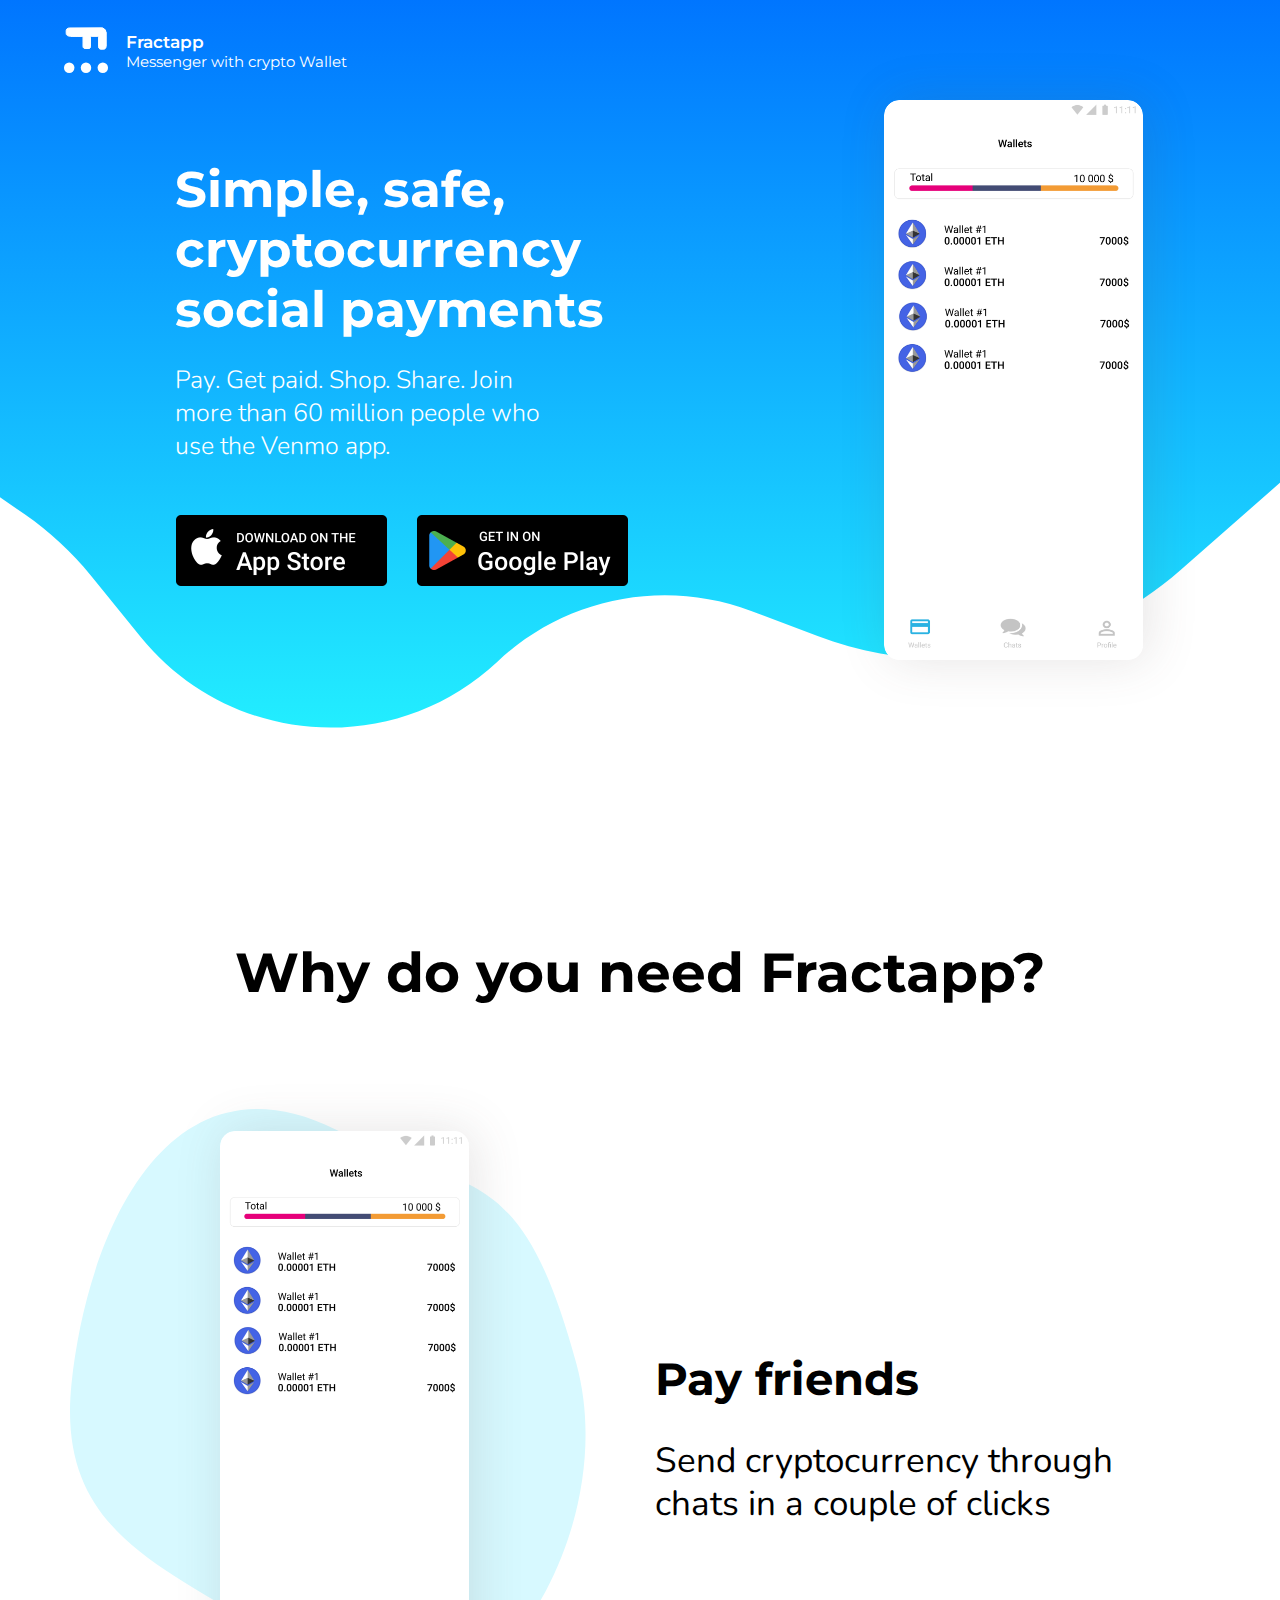
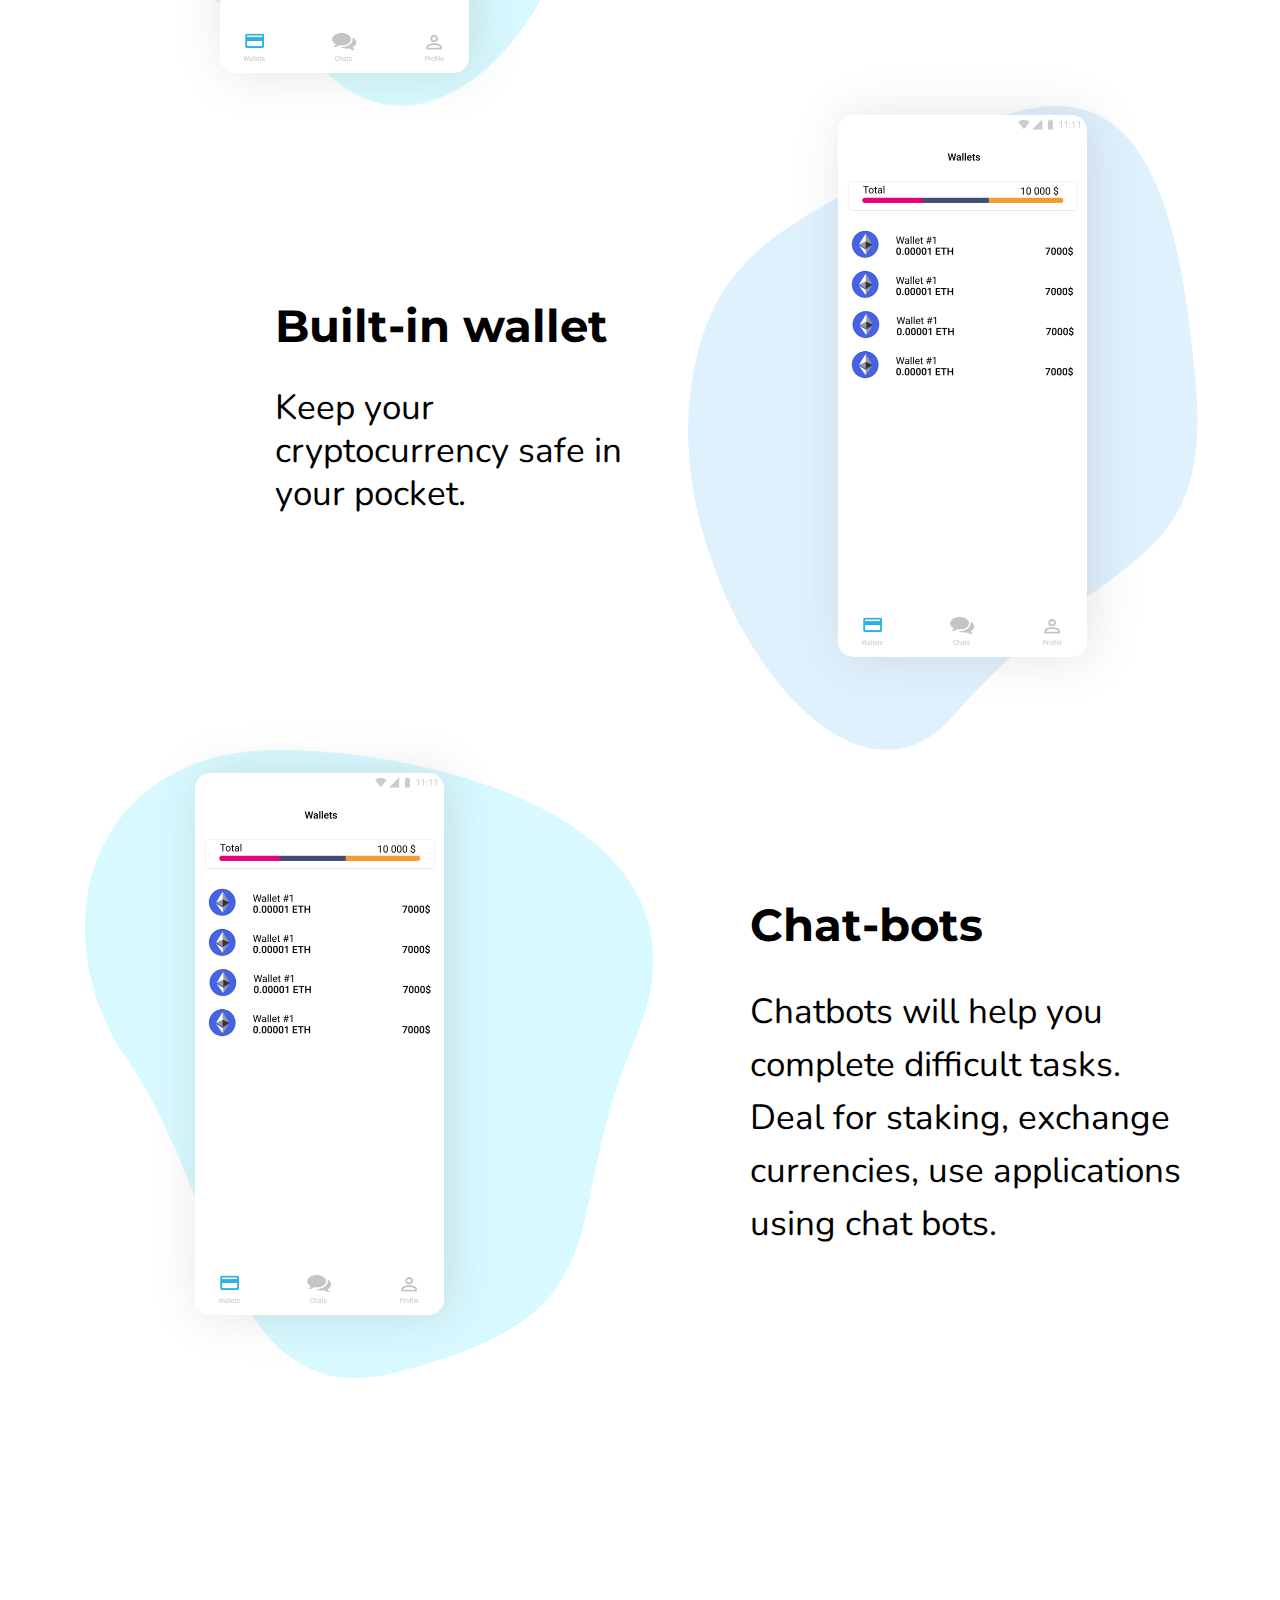
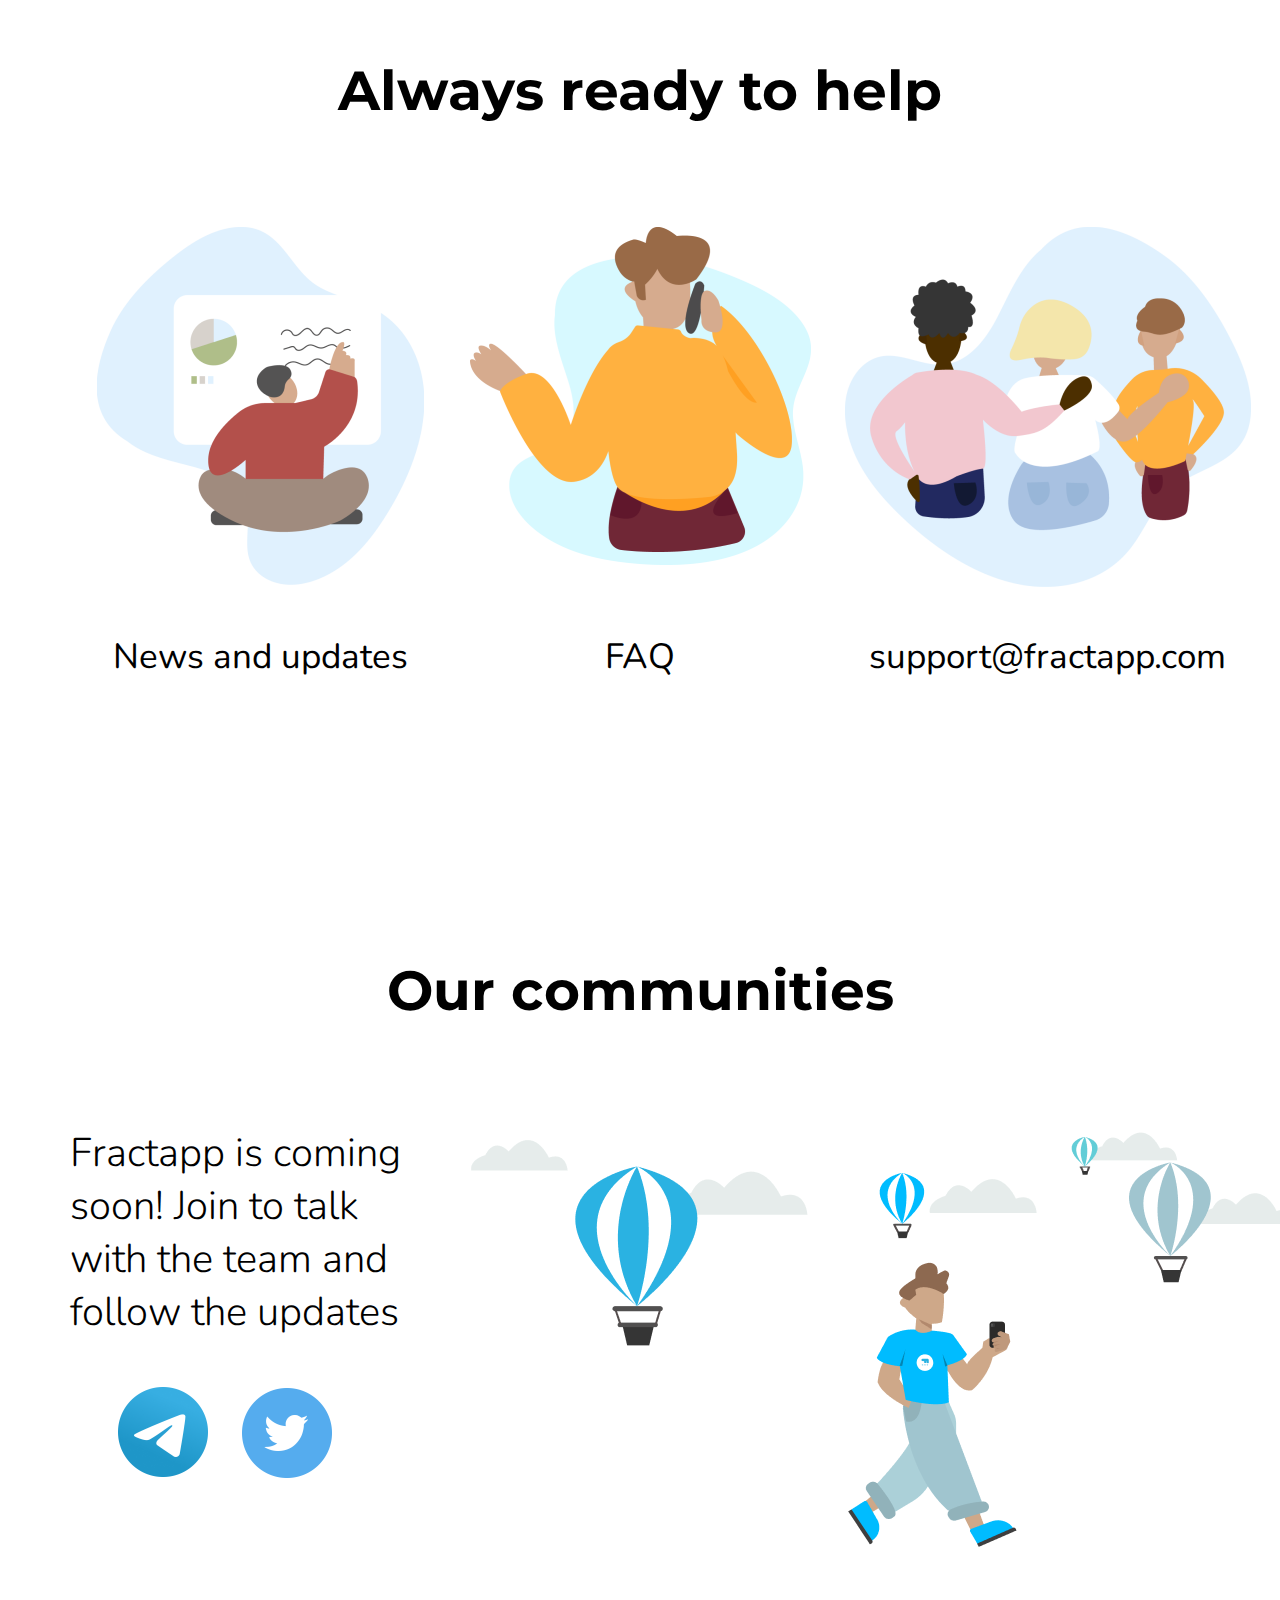
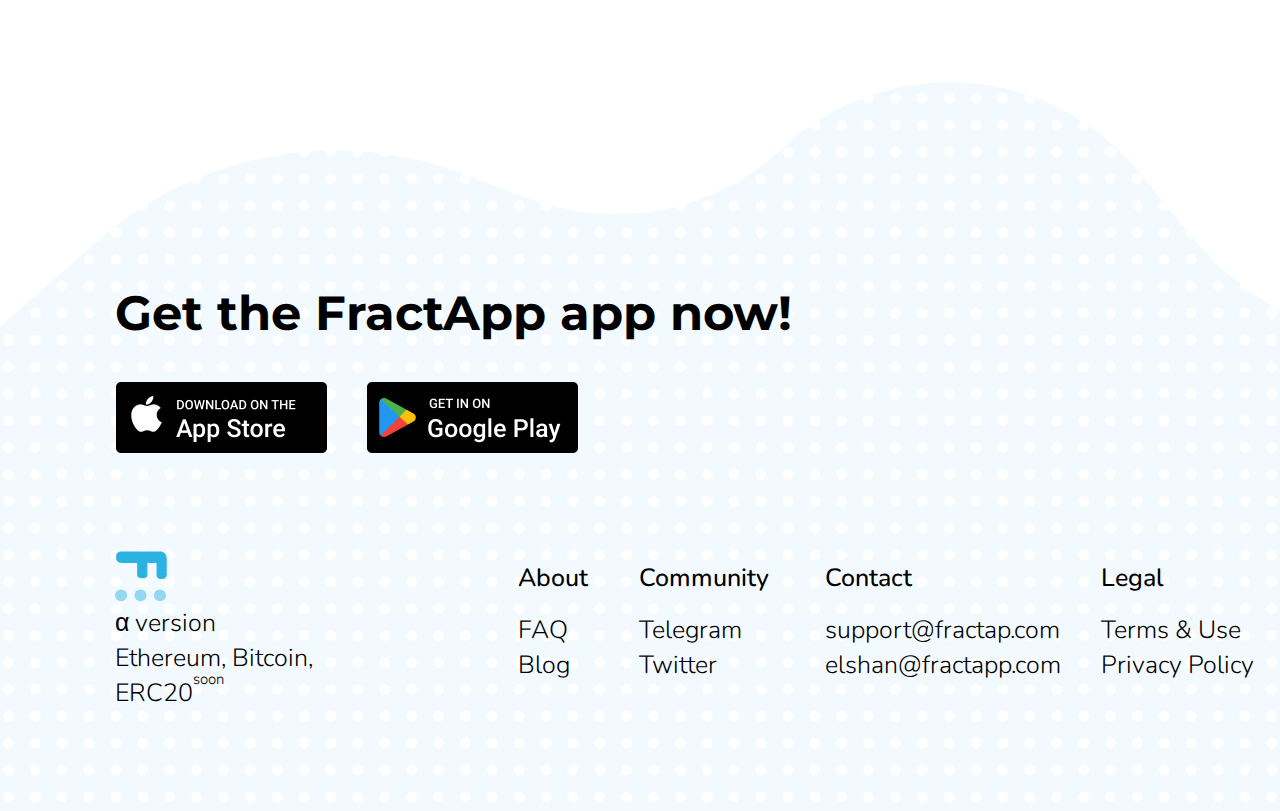
<file: Landing Fractapp 1/index.html>
<html>

<head>
    <meta charset="utf-8">
    <title>Fractapp</title>
    <link rel="stylesheet" href="css/bootstrap.min.css">
    <link rel="stylesheet" href="styles.css">
    <link rel="preconnect" href="https://fonts.gstatic.com">
    <link
        href="https://fonts.googleapis.com/css2?family=Montserrat:wght@400;600;700&family=Nunito:wght@300;400&display=swap"
        rel="stylesheet">
</head>

<body class="background">
    <nav class="navbar navbar-expand-lg">
        <img src="img/ligo white.svg" width="46" height="46">
        <div class="">
            <div class="logoTitle">
                Fractapp
            </div>
            <div class="logoDescription">
                Messenger with crypto Wallet
            </div>
        </div>
    </nav>

    <div class="container-lg">
        <div class="header row">
            <div class="col-md-7 col-lg-8 p-0">
                <div class="col-md-8 p-0">
                    <h1 class="mainTitle">
                        Simple, safe, cryptocurrency social payments
                    </h1>
                    <h2 class="col-md-10 mainDescription mt-4 pl-0">
                        Pay. Get paid. Shop. Share. Join more than 60 million people who use the Venmo app.
                    </h2>
                </div>
                <div class="downloadBtns">
                    <div class="btn p-0 mr-4">
                        <img src="img/button App store.png" width="211" height="71">
                    </div>
                    <div class="btn p-0">
                        <img src="img/button google play.png" width="211" height="71">
                    </div>
                </div>
            </div>
            <div class="col-md-3 col-lg-3 imgPhone ml-1">
                <img src="img/Phone.png" width="259" height="560">
            </div>
        </div>
    </div>
    <div class="container-lg">
        <div class="row">
            <div class="middleTitle col-md-12 text-center ">
                Why do you need Fractapp?
            </div>
            <div class="col-md-5 p-0">
                <img src="img/spot1.svg">
                <div class="spotPhone1">
                    <img src="img/Phone.png" width="249" height="542">
                </div>
            </div>
            <div class="col-md-1 p-0">
            </div>
            <div class="col-md-6">
                <div class="TitleOne">
                    Pay friends
                </div>
                <div class="DescriptionOne">
                    Send cryptocurrency through chats in a couple of clicks
                </div>
            </div>
        </div>
        <div class="row">
            <div class="col-md-2 p-0">
            </div>
            <div class="col-md-4">
                <div class="TitleTwo">
                    Built-in wallet
                </div>
                <div class="DescriptionTwo">
                    Keep your cryptocurrency safe in your pocket.
                </div>
            </div>
            <div class="col-md-4 p-0 ml-5">
                <img src="img/spot2.svg">
                <div class="spotPhone2">
                    <img src="img/Phone.png" width="249" height="542">
                </div>
            </div>
        </div>
        <div class="row">
            <div class="col-md-7">
                <img src="img/spot3.svg">
                <div class="spotPhone3">
                    <img src="img/Phone.png" width="249" height="542">
                </div>
            </div>
            <div class="col-md-5">
                <div class="TitleThree">
                    Chat-bots
                </div>
                <div class="DescriptionThree">
                    Chatbots will help you complete difficult tasks. Deal for staking, exchange currencies, use
                    applications using chat bots.
                </div>
            </div>
        </div>
    </div>
    <div class="container-lg">
        <div class="row">
            <div class="middleTitle col-md-12 text-center">
                Always ready to help
            </div>
            <div class="col-md-4 text-center"><img src="img/news and updates.png" width="327" height="358">
            </div>
            <div class="col-md-4 text-center"><img src="img/FAQ.png" width="341" height="338"></div>
            <div class="col-md-4 text-center mb-5"><img src="img/support@fractapp.com.png" width="406" height="360">
            </div>
            <div class="col-md-4 text-center DescriptionOne">News and updates</div>
            <div class="col-md-4 text-center DescriptionOne">FAQ</div>
            <div class="col-md-3 text-center DescriptionOne ml-4">support@fractapp.com</div>
        </div>
    </div>
    <div class="container-lg p-0">
        <div class="row">
            <div class="middleTitle col-md-12 text-center">
                Our communities
            </div>
            <div class="col-md-4 midlleDescription p-0">
                <div class="col-md-12">
                    Fractapp is coming soon! Join to talk with the team and follow the updates
                </div>
                <div class="col-md-10 mt-5 ml-5">
                    <samp class="mr-4"><img src="img/Telegram.png" width="90" height="90"></samp>
                    <img src="img/Twitter.png" width="90" height="90">
                </div>
            </div>
            <div class="col-md-8">
                <img src="img/illustrations.png">
            </div>
        </div>
    </div>

    <div class="container-lg m-0 col-md-12">
        <div class="row">
            <div class="endTitle col-md-8">
                Get the FractApp app now!
                <div class="btn pl-0">
                    <img src="img/button App store.png" width="211" height="71">
                </div>
                <div class="btn ">
                    <img src="img/button google play.png" width="211" height="71">
                </div>
            </div>
        </div>
        <div class="footer row">
            <div class="col-md-3 p-0 mt-2">
                <img src="img/fractapplogo.svg">
                <div class="footerDescription mt-1">
                    α version‎
                </div>
                <div class="footerDescription">
                    Ethereum, Bitcoin, ERC20<sup>soon</sup>
                </div>
            </div>
            <div class="col-md-1"></div>
            <div class="col-md-1 p-0">
                <div class="footerTitle col-md-2">
                    About
                </div>
                <div class="footerDescription col-md-2">
                    FAQ
                    Blog
                </div>
            </div>
            <div class="col-md-2 pl-4">
                <div class="footerTitle col">
                    Community
                </div>
                <div class="footerDescription col">
                    Telegram
                    Twitter
                </div>
            </div>
            <div class="col-md-3">
                <div class="footerTitle col">
                    Contact
                </div>
                <div class="footerDescription col">
                    support@fractap.com
                    elshan@fractapp.com
                </div>
            </div>

            <div class="col-md-2">
                <div class="footerTitle">
                    Legal
                </div>
                <div class="footerDescription">
                    Terms & Use
                    Privacy Policy
                </div>
            </div>

        </div>
    </div>
    </div>
    <script src="js/bootstrap.min.js"></script>
</body>

</html>
</file>
<file: Landing Fractapp 1/styles.css>
/*

@media (min-width: 768px) and (max-width: 991px) {
    html {
        font-size: 4px;
    }
}

@media (min-width: 992px) and (max-width: 1199px) {
    html {
        font-size: 5px;
    }
}

@media (min-width: 1200px) {
    html {
        font-size: 7px;
    }
}  

*/

.background {
    background-image: url(./img/backgroundTop.svg), url(./img/Wall.png), url(./img/backgroundBottom.svg);
    background-repeat: no-repeat;
    background-position: top, bottom, bottom;
    background-size: 105%;
}

.navbar {
    margin-top: 12px;
    margin-left: 2%;
    display: inline-block;
    width: 30%;
    height: 88px;
}

.navbar img {
    margin-top: 2%;
    margin-left: 6%;
    margin-right: 5%;
    float: left;
}

.logoTitle {
    margin-top: 10px;
    color: white;
    font-family: 'Montserrat', sans-serif;
    font-weight: 600;
    font-size: 17px;
}

.logoDescription {
    color: white;
    font-family: 'Montserrat', sans-serif;
    font-weight: 400;
    font-size: 15px;
    line-height: 12px;
}

.header {
    margin-left: 90px;
}

.mainTitle {
    margin-top: 60px;
    line-height: 60px;
    color: white;
    font-family: 'Montserrat', sans-serif;
    font-weight: 700;
    font-size: 50px;
}

.mainDescription {
    line-height: 33px;
    color: white;
    font-family: 'Nunito', sans-serif;
    font-weight: 300;
    font-size: 25px;
}

.imgPhone {
    margin-left: 20px;
}

.imgPhone img {
    border-radius: 15px;
    box-shadow: 5px 0px 50px 0px rgba(84, 77, 77, 0.15);
    -webkit-box-shadow: 5px 0px 50px 0px rgba(84, 77, 77, 0.15);
    -moz-box-shadow: 5px 0px 50px 0px rgba(84, 77, 77, 0.15);
}

.downloadBtns {
    margin-top: 51px;
}

.middleTitle {
    margin-top: 276px;
    margin-bottom: 100px;
    line-height: 73px;
    color: black;
    font-family: 'Montserrat', sans-serif;
    font-weight: 700;
    font-size: 55px;
}

.TitleOne {
    margin-top: 210px;
    line-height: 120px;
    color: black;
    font-family: 'Montserrat', sans-serif;
    font-weight: 700;
    font-size: 45px;
}

.DescriptionOne {
    color: black;
    line-height: 43px;
    font-family: 'Nunito', sans-serif;
    font-weight: 400;
    font-size: 35px;
}


.spotPhone1 img {
    position: relative;
    margin-left: 150px;
    margin-top: -575px;
    border-radius: 15px;
    box-shadow: 5px 0px 50px 0px rgba(84, 77, 77, 0.15);
    -webkit-box-shadow: 5px 0px 50px 0px rgba(84, 77, 77, 0.15);
    -moz-box-shadow: 5px 0px 50px 0px rgba(84, 77, 77, 0.15);
}

.TitleTwo {
    margin-top: 160px;
    line-height: 120px;
    color: black;
    font-family: 'Montserrat', sans-serif;
    font-weight: 700;
    font-size: 45px;
}

.DescriptionTwo {
    line-height: 43px;
    color: black;
    font-family: 'Nunito', sans-serif;
    font-weight: 400;
    font-size: 35px;
}

.spotPhone2 img {
    position: relative;
    margin-left: 150px;
    margin-top: -635px;
    border-radius: 15px;
    box-shadow: 5px 0px 50px 0px rgba(84, 77, 77, 0.15);
    -webkit-box-shadow: 5px 0px 50px 0px rgba(84, 77, 77, 0.15);
    -moz-box-shadow: 5px 0px 50px 0px rgba(84, 77, 77, 0.15);
}

.TitleThree {
    margin-top: 115px;
    line-height: 120px;
    color: black;
    font-family: 'Montserrat', sans-serif;
    font-weight: 700;
    font-size: 45px;
}

.DescriptionThree {
    line-height: 53px;
    color: black;
    font-family: 'Nunito', sans-serif;
    font-weight: 400;
    font-size: 35px;
}

.spotPhone3 img {
    position: relative;
    margin-left: 110px;
    margin-top: -605px;
    border-radius: 15px;
    box-shadow: 5px 0px 50px 0px rgba(84, 77, 77, 0.15);
    -webkit-box-shadow: 5px 0px 50px 0px rgba(84, 77, 77, 0.15);
    -moz-box-shadow: 5px 0px 50px 0px rgba(84, 77, 77, 0.15);
}

.midlleDescription {
    line-height: 53px;
    color: black;
    font-family: 'Nunito', sans-serif;
    font-weight: 300;
    font-size: 40px;
}

.endTitle {
    margin-top: 290px;
    margin-left: 100px;
    line-height: 100px;
    color: black;
    font-family: 'Montserrat', sans-serif;
    font-weight: 700;
    font-size: 48px;
}

.footer {
    margin-top: 80px;
    margin-bottom: 100px;
    margin-left: 8%;
}

.footerTitle {
    line-height: 70px;
    color: black;
    font-family: 'Nunito', sans-serif;
    font-weight: 500;
    font-size: 25px;
}

.footerDescription {
    line-height: 35px;
    color: black;
    font-family: 'Nunito', sans-serif;
    font-weight: 300;
    font-size: 25px;
}

.footerDescription sup {
    font-size: 15px;
    vertical-align: 10px;
}
</file>
